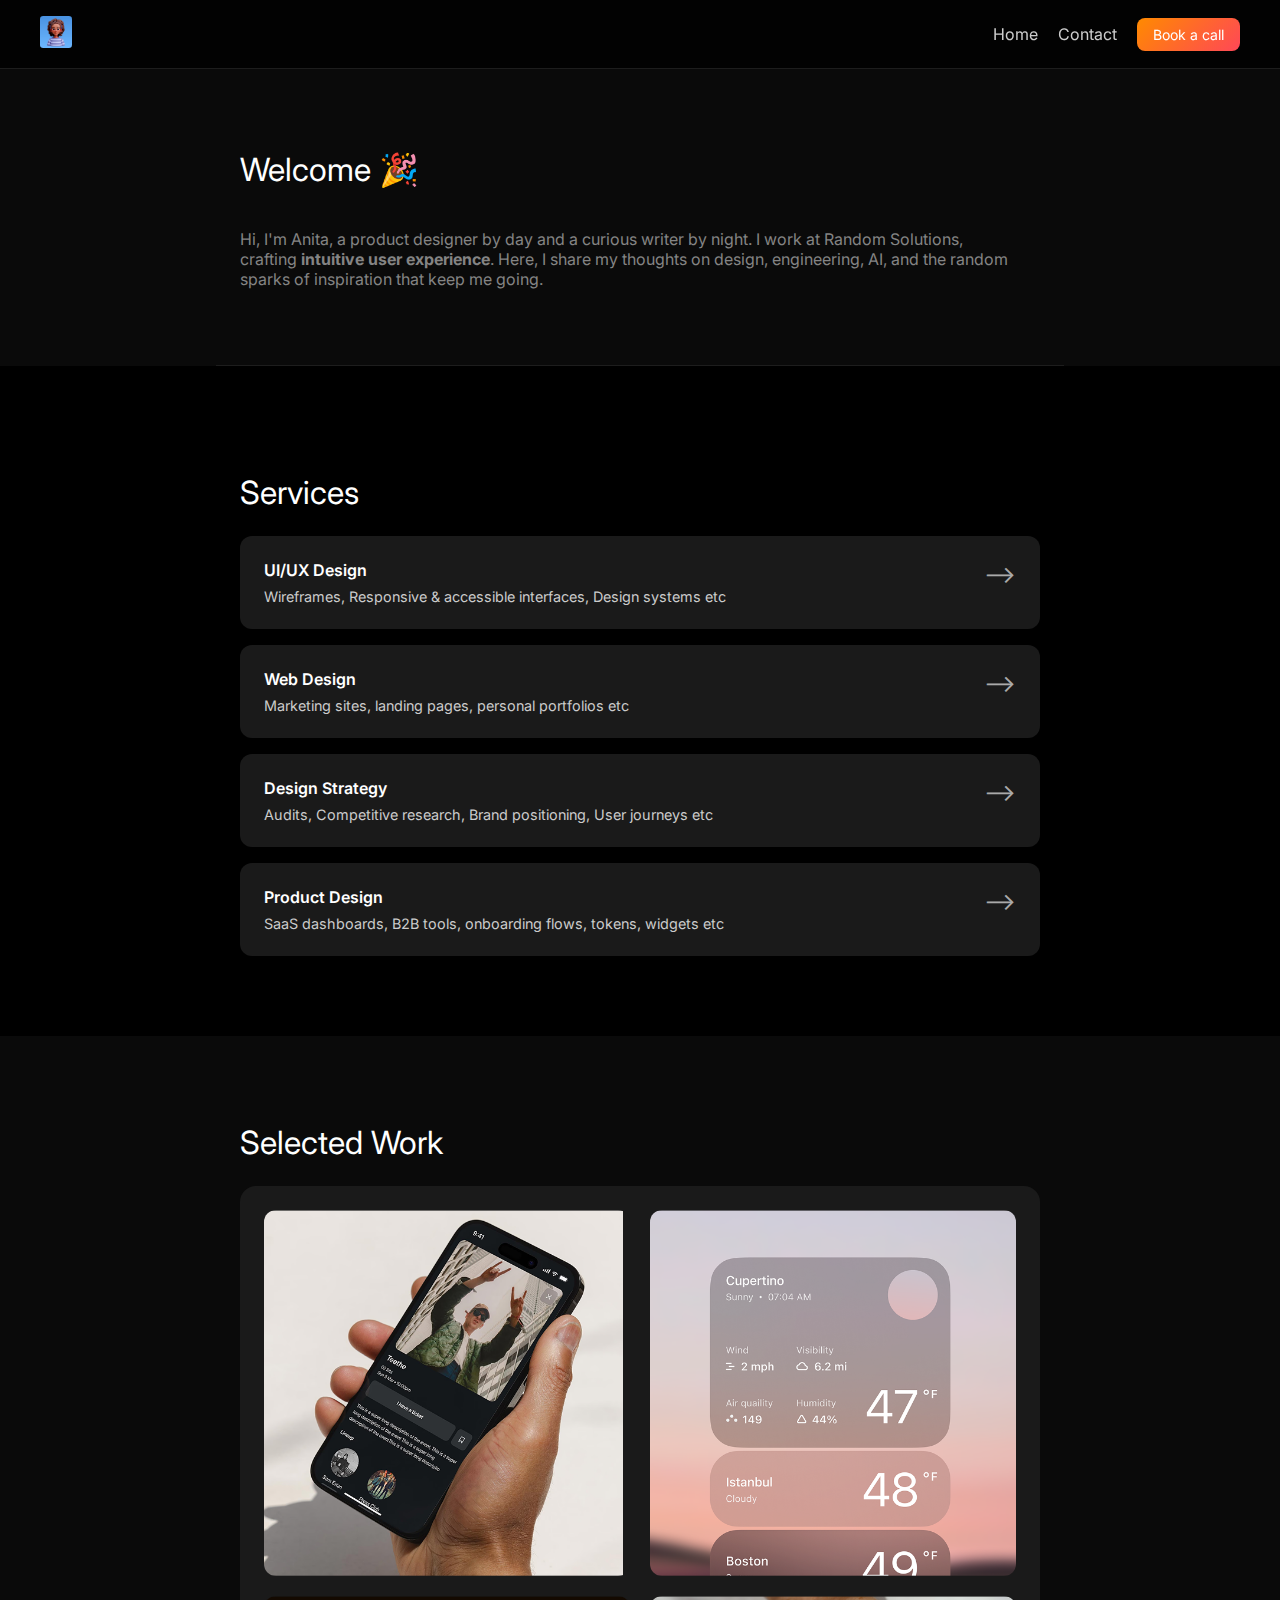
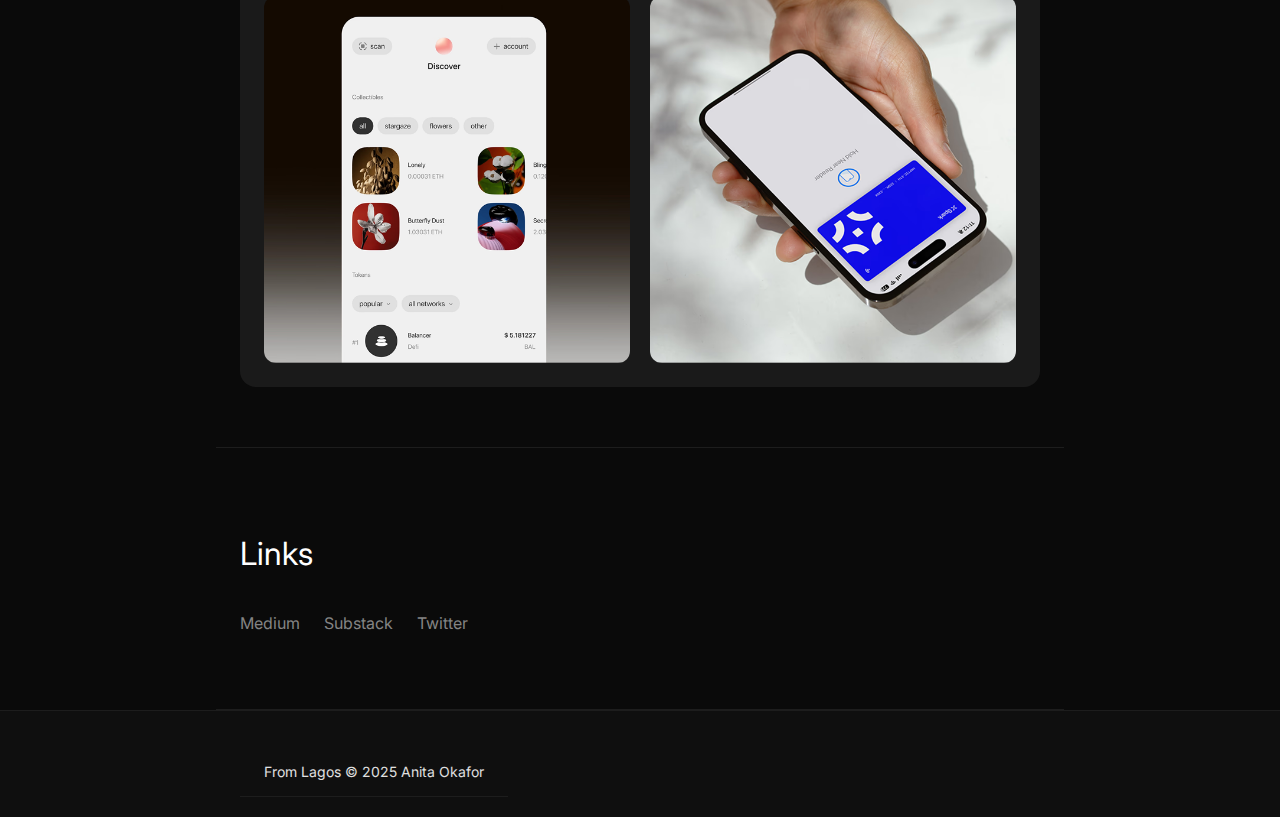
<file: index.html>
<!DOCTYPE html>
<html lang="en">
  <head>
    <meta charset="UTF-8" />
    <meta name="viewport" content="width=device-width, initial-scale=1.0" />
    <title>Anita's Portfolio</title>
    <link rel="preconnect" href="https://fonts.googleapis.com">
<link rel="preconnect" href="https://fonts.gstatic.com" crossorigin>
<link href="https://fonts.googleapis.com/css2?family=Inter:ital,opsz,wght@0,14..32,100..900;1,14..32,100..900&display=swap" rel="stylesheet">
<link rel="preconnect" href="https://fonts.googleapis.com">
<link rel="preconnect" href="https://fonts.gstatic.com" crossorigin>
<link href="https://fonts.googleapis.com/css2?family=Noto+Sans+Georgian:wght@100..900&display=swap" rel="stylesheet">

    <link rel="stylesheet" href="styles.css" />
  </head>
  <body>
    <!-- Navbar -->
    <nav>
      <div class="nav-inner">
        <div>
          <img
            src="./11475205.jpg"
            alt="Logo"
            width="32"
            height="32"
            style="border-radius: 10%"
          />
        </div>
        <div class="nav-links">
          <a href="#">Home</a>
          <a href="#">Contact</a>
          <a href="#" class="button">Book a call</a>
        </div>
      </div>
    </nav>

    <!-- Welcome Section -->
    <section class="container">
      <h1>Welcome 🎉</h1>
      <p>
        Hi, I'm Anita, a product designer by day and a curious writer by night.
        I work at Random Solutions, crafting
        <strong>intuitive user experience</strong>. Here, I share my thoughts on
        design, engineering, AI, and the random sparks of inspiration that keep
        me going.
      </p>
    </section>

    <!-- Services Section -->
    <section id="services">
      <div class="section-inner">
        <h2>Services</h2>
        <div class="services-grid">
          <div class="service-item">
            <div class="service-text">
              <div class="service-title">UI/UX Design</div>
              <div class="service-description">
                Wireframes, Responsive & accessible interfaces, Design systems
                etc
              </div>
            </div>
            <span class="arrow">⟶</span>
          </div>

          <div class="service-item">
            <div class="service-text">
              <div class="service-title">Web Design</div>
              <div class="service-description">
                Marketing sites, landing pages, personal portfolios etc
              </div>
            </div>
            <span class="arrow">⟶</span>
          </div>

          <div class="service-item">
            <div class="service-text">
              <div class="service-title">Design Strategy</div>
              <div class="service-description">
                Audits, Competitive research, Brand positioning, User journeys
                etc
              </div>
            </div>
            <span class="arrow">⟶</span>
          </div>

          <div class="service-item">
            <div class="service-text">
              <div class="service-title">Product Design</div>
              <div class="service-description">
                SaaS dashboards, B2B tools, onboarding flows, tokens, widgets
                etc
              </div>
            </div>
            <span class="arrow">⟶</span>
          </div>
        </div>
      </div>
    </section>

    <!-- Projects Section -->
    <section class="project container">
      <h2>Selected Work</h2>
      <div class="project-grid">
        <div class="project-card">
          <img src="image01.png" alt="Project 1" />
        </div>
        <div class="project-card">
          <img src="./image (2).png" alt="Project 2" />
        </div>
        <div class="project-card">
          <img src="./image (3).png" alt="Project 3" />
        </div>
        <div class="project-card">
          <img src="./image 2.png" alt="Project 4" />
        </div>
      </div>
    </section>

    <!-- Links Section -->
    <section class="container">
      <h2>Links</h2>
      <p>Medium</p>
      <p>Substack</p>
      <p>Twitter</p>
    </section>

    <!-- Footer -->
    <footer>
      <div class="footer-inner">
        <nav>
          <a>From Lagos © 2025 Anita Okafor</a>
        </nav>
      </div>
    </footer>
  </body>
</html>
</file>
<file: styles.css>
body {
  background-color: #0a0a0a;
  color: white;
  margin: 0;
  font-family: 'Inter', system-ui, sans-serif;
}

/* Base styles */
html {
  scroll-behavior: smooth;
}

.container {
  max-width: 800px;
  margin: 0 auto;
  padding: 60px 24px;
  color: rgba(0, 0, 0, 0.8);
  border-bottom: 1px solid #1d1d1d;
}

/* Enhanced Navbar */
nav {
  background-color: rgba(0, 0, 0, 0.8);
  backdrop-filter: blur(10px);
  padding: 16px 24px;
  border-bottom: 1px solid #1d1d1d;
  position: sticky;
  top: 0;
  z-index: 1000;
  transition: all 0.3s ease;
}

.nav-inner {
  max-width: 1200px;
  margin: 0 auto;
  display: flex;
  justify-content: space-between;
  align-items: center;
}

.nav-links {
  display: flex;
  gap: 20px;
  align-items: center;
}

.nav-links a {
  text-decoration: none;
  color: #cccccc;
  position: relative;
  transition: color 0.3s ease;
}

.nav-links a:not(.button)::after {
  content: '';
  position: absolute;
  width: 0;
  height: 2px;
  bottom: -4px;
  left: 0;
  background: linear-gradient(90deg, #ff8a00, #ff4757);
  transition: width 0.3s ease;
}

.nav-links a:not(.button):hover {
  color: white;
}

.nav-links a:not(.button):hover::after {
  width: 100%;
}

.nav-links a.button {
  background: linear-gradient(135deg, #ff8a00, #ff4757);
  color: white;
  padding: 8px 16px;
  border-radius: 8px;
  font-size: 14px;
  transition: transform 0.2s ease, box-shadow 0.2s ease;
}

.nav-links a.button:hover {
  transform: translateY(-2px);
  box-shadow: 0 4px 12px rgba(255, 71, 87, 0.3);
}

/* Enhanced Section Titles */
h1, h2 {
  margin-bottom: 24px;
  font-weight: 400;
  font-size: 2rem;
  color: #ffffff;
  font-family: , 'noto sans', sans-serif
  
}

p {
  color: #848484;

}

/* Services - Simplified */
#services {
  padding: 80px 20px;
  background-color: #000;
  color: #fff;
  margin: 0 auto;
}

.section-inner {
  max-width: 800px;
  margin: 0 auto;
}

.services-grid {
  display: flex;
  flex-direction: column;
  gap: 16px;
}

.service-item {
  background-color: #1a1a1a;
  padding: 24px;
  border-radius: 12px;
  display: flex;
  justify-content: space-between;
  align-items: flex-start;
  transition: background-color 0.3s ease;
}

.service-item:hover {
  background-color: #2a2a2a;
}

.service-text {
  display: flex;
  flex-direction: column;
}

.service-title {
  font-weight: 600;
  font-size: 1rem;
  margin-bottom: 8px;
}

.service-description {
  font-size: 0.9rem;
  color: #ccc;
}

.arrow {
  font-size: 1.5rem;
  color: #aaa;
  flex-shrink: 0;
}

/* Projects */
.project-grid {
  display: flex;
  flex-wrap: wrap;
  gap: 20px;
  justify-content: center;
  background-color: #1a1a1a;
  padding: 24px;
  border-radius: 16px;
}

.project-card {
  width: calc(50% - 10px);
  background-color: #1a1a1a;
  border-radius: 12px;
  overflow: hidden;
  position: relative;
  transition: transform 0.3s ease;
}

.project-card::after {
  content: 'View Project →';
  position: absolute;
  inset: 0;
  background: rgba(0,0,0,0.8);
  display: flex;
  align-items: center;
  justify-content: center;
  color: white;
  font-weight: 500;
  opacity: 0;
  transition: opacity 0.3s ease;
}

.project-card:hover {
  transform: scale(1.02);
}

.project-card:hover::after {
  opacity: 1;
}

.project-card img {
  width: 100%;
  display: block;
  transition: transform 0.3s ease;
}

.project-card:hover img {
  transform: scale(1.1);
}

/* Enhanced Links Section */
.container p {
  transition: transform 0.3s ease, color 0.3s ease;
  cursor: pointer;
  display: inline-block;
  margin-right: 20px;
}

.container p:hover {
  color: #ff4757;
  transform: translateX(10px);
}

/* Footer */
footer {
  padding: 20px 24px;
  background-color: #0f0f0f;
  color: #e0e0e0;
  border-top: 1px solid #1d1d1d;
}

.footer-inner {
  max-width: 800px;
  margin: 0 auto;
  display: flex;
  justify-content: space-between;
  align-items: center;
  flex-wrap: wrap;
}

.footer-inner nav {
  display: flex;
  gap: 24px;
  margin-top: 16px;
  flex-wrap: column;
  background-color: #0f0f0f;

}

.footer-inner nav a {
  color: #e0e0e0;
  font-size: 14px;
  transition: color 0.3s ease;
}

.footer-inner nav a:hover {
  color: #ff4757;
}

/* Responsive Design */
@media (max-width: 768px) {
  .project-card {
    width: 100%;
  }
  
  h1, h2 {
    font-size: 2rem;
  }
}
</file>
